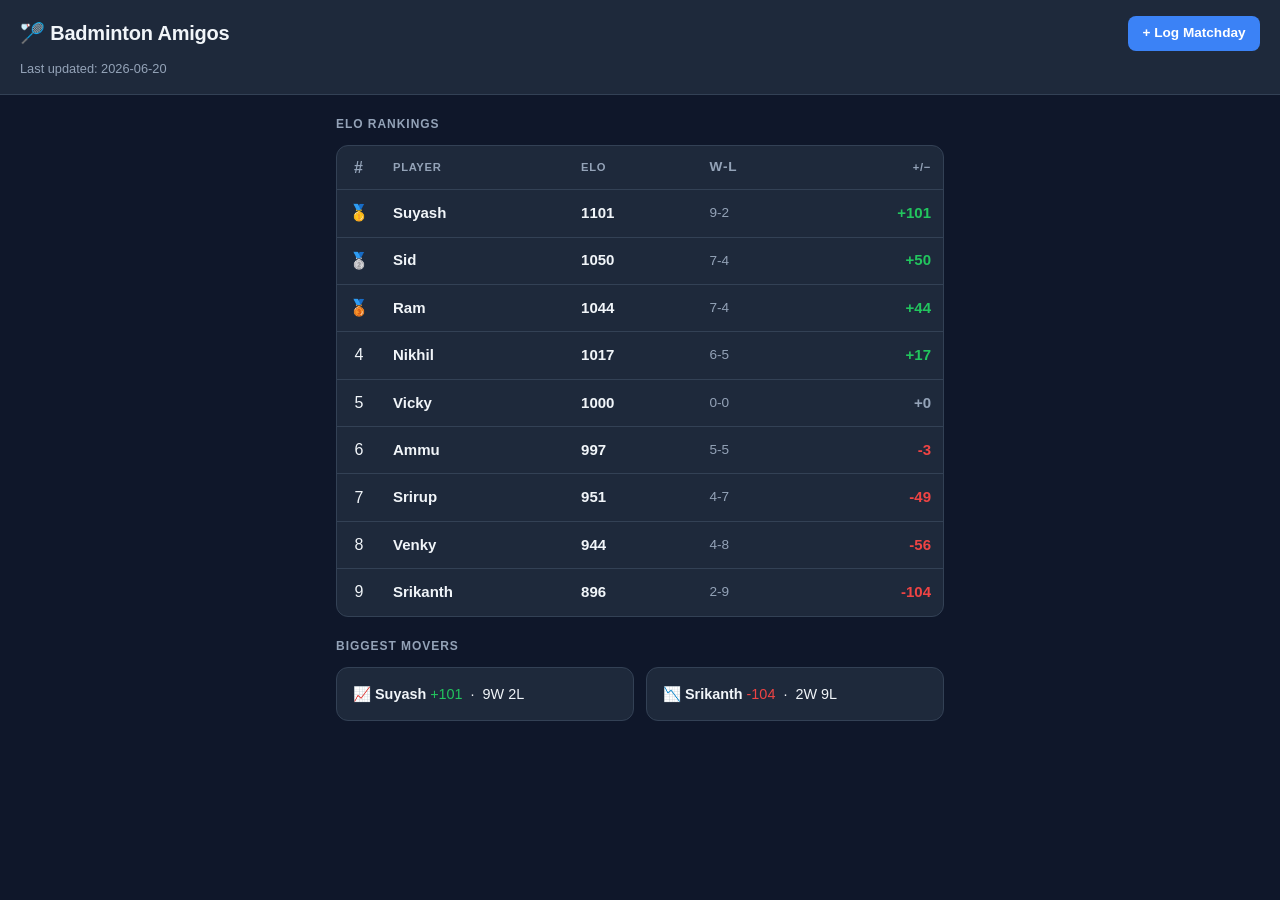
<file: index.html>
<!DOCTYPE html>
<html lang="en">
<head>
  <meta charset="UTF-8">
  <meta name="viewport" content="width=device-width, initial-scale=1.0">
  <title>Badminton Amigos — Leaderboard</title>
  <link rel="stylesheet" href="css/style.css">
</head>
<body>

<header>
  <h1>🏸 Badminton Amigos</h1>
  <a href="matchday.html" class="nav-link">+ Log Matchday</a>
  <span id="last-updated"></span>
</header>

<div class="section">
  <p class="section-title">ELO Rankings</p>
  <div class="table-wrap">
    <table>
      <thead>
        <tr>
          <th class="col-rank">#</th>
          <th class="col-name">Player</th>
          <th class="col-elo">ELO</th>
          <th class="col-record">W-L</th>
          <th class="col-delta">+/−</th>
        </tr>
      </thead>
      <tbody id="leaderboard-body">
        <tr><td colspan="5" style="color:var(--subtext);padding:1.5rem;text-align:center">Loading…</td></tr>
      </tbody>
    </table>
  </div>
</div>

<div class="section">
  <p class="section-title">Biggest Movers</p>
  <div class="movers-grid">
    <div class="mover-card" id="top-gainer"></div>
    <div class="mover-card" id="top-loser"></div>
  </div>
</div>

<script src="js/elo.js"></script>
<script src="js/leaderboard.js"></script>
</body>
</html>
</file>
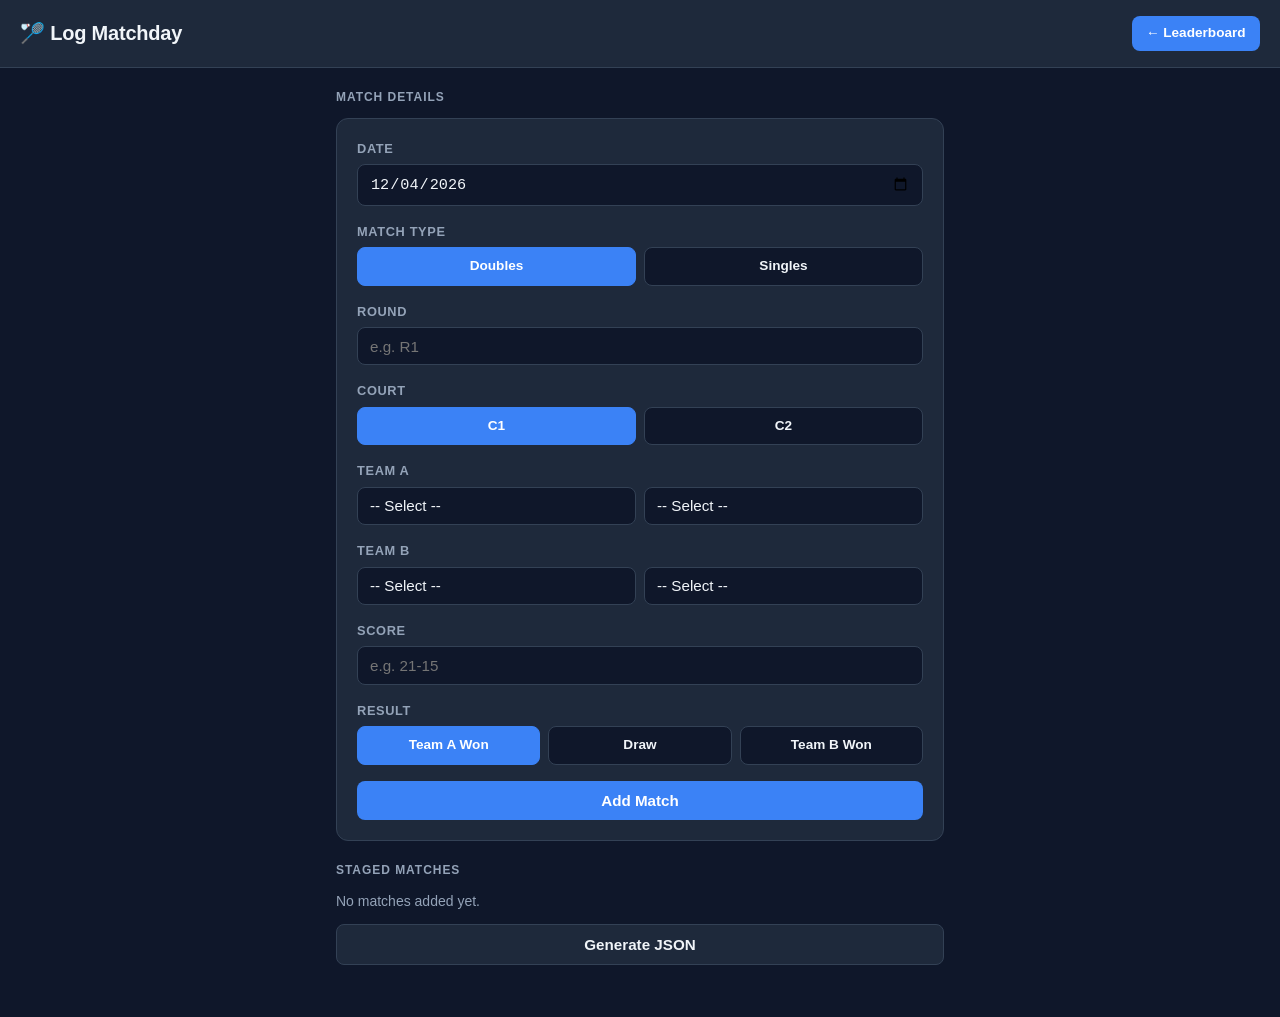
<file: matchday.html>
<!DOCTYPE html>
<html lang="en">
<head>
  <meta charset="UTF-8">
  <meta name="viewport" content="width=device-width, initial-scale=1.0">
  <title>Vision Badminton — Log Matchday</title>
  <link rel="stylesheet" href="css/style.css">
</head>
<body>

<header>
  <h1>🏸 Log Matchday</h1>
  <a href="index.html" class="nav-link">← Leaderboard</a>
</header>

<div class="section">
  <p class="section-title">Match Details</p>
  <div class="form-card">

    <div class="field-group">
      <label for="date">Date</label>
      <input type="date" id="date">
    </div>

    <div class="field-group">
      <span class="field-label">Match Type</span>
      <div class="radio-group">
        <div class="radio-btn">
          <input type="radio" name="type" id="type-doubles" value="doubles" checked>
          <label for="type-doubles">Doubles</label>
        </div>
        <div class="radio-btn">
          <input type="radio" name="type" id="type-singles" value="singles">
          <label for="type-singles">Singles</label>
        </div>
      </div>
    </div>

    <div class="field-group">
      <label for="round">Round</label>
      <input type="text" id="round" placeholder="e.g. R1">
    </div>

    <div class="field-group">
      <span class="field-label">Court</span>
      <div class="radio-group">
        <div class="radio-btn">
          <input type="radio" name="court" id="court-c1" value="C1" checked>
          <label for="court-c1">C1</label>
        </div>
        <div class="radio-btn">
          <input type="radio" name="court" id="court-c2" value="C2">
          <label for="court-c2">C2</label>
        </div>
      </div>
    </div>

    <div class="field-group">
      <span class="field-label" id="label-team-a">Team A</span>
      <div class="players-row">
        <select id="a1" class="player-select"></select>
        <select id="a2" class="player-select partner-field"></select>
      </div>
    </div>

    <div class="field-group">
      <span class="field-label" id="label-team-b">Team B</span>
      <div class="players-row">
        <select id="b1" class="player-select"></select>
        <select id="b2" class="player-select partner-field"></select>
      </div>
    </div>

    <div class="field-group">
      <label for="score">Score</label>
      <input type="text" id="score" placeholder="e.g. 21-15">
    </div>

    <div class="field-group">
      <span class="field-label">Result</span>
      <div class="radio-group">
        <div class="radio-btn">
          <input type="radio" name="result" id="result-team1" value="team1" checked>
          <label for="result-team1">Team A Won</label>
        </div>
        <div class="radio-btn">
          <input type="radio" name="result" id="result-draw" value="draw">
          <label for="result-draw">Draw</label>
        </div>
        <div class="radio-btn">
          <input type="radio" name="result" id="result-team2" value="team2">
          <label for="result-team2">Team B Won</label>
        </div>
      </div>
    </div>

    <button id="add-btn" class="btn btn-primary">Add Match</button>
  </div>
</div>

<div class="section">
  <p class="section-title">Staged Matches</p>
  <div id="staged-list"></div>
  <button id="generate-btn" class="btn btn-secondary" style="margin-top:0.75rem;width:100%">
    Generate JSON
  </button>
</div>

<div class="section" id="json-section" hidden>
  <p class="section-title">Copy &amp; paste into matches.json</p>
  <p style="font-size:0.8rem;color:var(--subtext);margin-bottom:0.5rem">
    Append these entries to the array in <code>data/matches.json</code>, then commit &amp; push.
  </p>
  <textarea id="json-output" readonly></textarea>
  <div class="json-actions">
    <button id="copy-btn" class="btn btn-copy">Copy</button>
  </div>
</div>

<script src="js/matchday.js"></script>
</body>
</html>
</file>
<file: css/style.css>
*, *::before, *::after { box-sizing: border-box; margin: 0; padding: 0; }

:root {
  --bg:       #0f172a;
  --surface:  #1e293b;
  --border:   #334155;
  --text:     #f1f5f9;
  --subtext:  #94a3b8;
  --accent:   #3b82f6;
  --green:    #22c55e;
  --red:      #ef4444;
  --gold:     #f59e0b;
}

body {
  background: var(--bg);
  color: var(--text);
  font-family: -apple-system, BlinkMacSystemFont, 'Segoe UI', sans-serif;
  font-size: 15px;
  line-height: 1.5;
  min-height: 100vh;
  padding: 0 0 2rem;
}

/* ── Header ─────────────────────────────────────────── */
header {
  background: var(--surface);
  border-bottom: 1px solid var(--border);
  padding: 1rem 1.25rem;
  display: flex;
  align-items: center;
  justify-content: space-between;
  flex-wrap: wrap;
  gap: 0.5rem;
}

header h1 {
  font-size: 1.25rem;
  font-weight: 700;
  letter-spacing: -0.01em;
}

header a {
  color: var(--accent);
  text-decoration: none;
  font-size: 0.875rem;
}

#last-updated {
  color: var(--subtext);
  font-size: 0.8rem;
  width: 100%;
}

/* ── Sections ────────────────────────────────────────── */
.section {
  margin: 1.25rem auto;
  max-width: 640px;
  padding: 0 1rem;
}

.section-title {
  font-size: 0.75rem;
  font-weight: 600;
  text-transform: uppercase;
  letter-spacing: 0.08em;
  color: var(--subtext);
  margin-bottom: 0.75rem;
}

/* ── Leaderboard Table ───────────────────────────────── */
.table-wrap {
  background: var(--surface);
  border: 1px solid var(--border);
  border-radius: 0.75rem;
  overflow: hidden;
}

table {
  width: 100%;
  border-collapse: collapse;
}

th {
  font-size: 0.7rem;
  font-weight: 600;
  text-transform: uppercase;
  letter-spacing: 0.06em;
  color: var(--subtext);
  padding: 0.6rem 0.75rem;
  text-align: left;
  border-bottom: 1px solid var(--border);
}

td {
  padding: 0.7rem 0.75rem;
  border-bottom: 1px solid var(--border);
}

tr:last-child td { border-bottom: none; }

tr:hover td { background: rgba(255,255,255,0.03); }

.col-rank  { font-size: 1rem; width: 2.5rem; text-align: center; }
.col-name  { font-weight: 600; }
.col-elo   { font-weight: 700; font-variant-numeric: tabular-nums; }
.col-record { color: var(--subtext); font-size: 0.85rem; font-variant-numeric: tabular-nums; }
.col-delta { font-weight: 600; font-variant-numeric: tabular-nums; text-align: right; }

.positive { color: var(--green); }
.negative { color: var(--red); }
.neutral  { color: var(--subtext); }

/* ── Movers ──────────────────────────────────────────── */
.movers-grid {
  display: grid;
  grid-template-columns: 1fr 1fr;
  gap: 0.75rem;
}

.mover-card {
  background: var(--surface);
  border: 1px solid var(--border);
  border-radius: 0.75rem;
  padding: 0.875rem 1rem;
  font-size: 0.9rem;
  line-height: 1.7;
}

/* ── Form (matchday.html) ────────────────────────────── */
.form-card {
  background: var(--surface);
  border: 1px solid var(--border);
  border-radius: 0.75rem;
  padding: 1.25rem;
  display: flex;
  flex-direction: column;
  gap: 1rem;
}

.field-group {
  display: flex;
  flex-direction: column;
  gap: 0.4rem;
}

label, .field-label {
  font-size: 0.8rem;
  font-weight: 600;
  color: var(--subtext);
  text-transform: uppercase;
  letter-spacing: 0.05em;
}

input[type="text"],
input[type="date"],
select,
textarea {
  background: var(--bg);
  border: 1px solid var(--border);
  border-radius: 0.5rem;
  color: var(--text);
  font-size: 0.95rem;
  padding: 0.6rem 0.75rem;
  width: 100%;
  appearance: none;
}

input:focus, select:focus, textarea:focus {
  outline: 2px solid var(--accent);
  outline-offset: 0;
}

.radio-group {
  display: flex;
  gap: 0.5rem;
  flex-wrap: wrap;
}

.radio-btn {
  flex: 1;
  min-width: 80px;
}

.radio-btn input[type="radio"] {
  display: none;
}

.radio-btn label {
  display: block;
  background: var(--bg);
  border: 1px solid var(--border);
  border-radius: 0.5rem;
  padding: 0.5rem 0.75rem;
  text-align: center;
  cursor: pointer;
  font-size: 0.85rem;
  font-weight: 600;
  text-transform: none;
  letter-spacing: 0;
  color: var(--text);
  transition: background 0.15s, border-color 0.15s;
}

.radio-btn input[type="radio"]:checked + label {
  background: var(--accent);
  border-color: var(--accent);
  color: #fff;
}

.players-row {
  display: grid;
  grid-template-columns: 1fr 1fr;
  gap: 0.5rem;
}

/* ── Buttons ─────────────────────────────────────────── */
.btn {
  border: none;
  border-radius: 0.5rem;
  cursor: pointer;
  font-size: 0.95rem;
  font-weight: 600;
  padding: 0.7rem 1.25rem;
  transition: opacity 0.15s;
}

.btn:active { opacity: 0.8; }

.btn-primary {
  background: var(--accent);
  color: #fff;
  width: 100%;
}

.btn-secondary {
  background: var(--surface);
  border: 1px solid var(--border);
  color: var(--text);
}

.btn-copy {
  background: var(--green);
  color: #fff;
}

/* ── Staged matches ──────────────────────────────────── */
.match-card {
  background: var(--surface);
  border: 1px solid var(--border);
  border-radius: 0.6rem;
  padding: 0.75rem 1rem;
  display: flex;
  align-items: center;
  justify-content: space-between;
  gap: 0.5rem;
  margin-bottom: 0.5rem;
}

.match-info {
  display: flex;
  flex-wrap: wrap;
  gap: 0.4rem 0.75rem;
  font-size: 0.875rem;
  align-items: center;
}

.match-tag {
  background: var(--border);
  border-radius: 0.3rem;
  padding: 0.1rem 0.4rem;
  font-size: 0.75rem;
  font-weight: 700;
}

.match-score { color: var(--subtext); }
.match-result { color: var(--green); font-weight: 600; }

.remove-btn {
  background: none;
  border: none;
  color: var(--subtext);
  cursor: pointer;
  font-size: 1rem;
  padding: 0.2rem 0.4rem;
  flex-shrink: 0;
}

.remove-btn:hover { color: var(--red); }

.empty-msg { color: var(--subtext); font-size: 0.875rem; }

/* ── JSON output ─────────────────────────────────────── */
textarea#json-output {
  font-family: 'SF Mono', 'Consolas', monospace;
  font-size: 0.8rem;
  min-height: 180px;
  resize: vertical;
}

.json-actions {
  display: flex;
  gap: 0.75rem;
  margin-top: 0.75rem;
}

/* ── Nav link ────────────────────────────────────────── */
.nav-link {
  display: inline-flex;
  align-items: center;
  gap: 0.4rem;
  background: var(--accent);
  color: #fff;
  border-radius: 0.5rem;
  padding: 0.45rem 0.9rem;
  font-size: 0.85rem;
  font-weight: 600;
  text-decoration: none;
}
</file>
